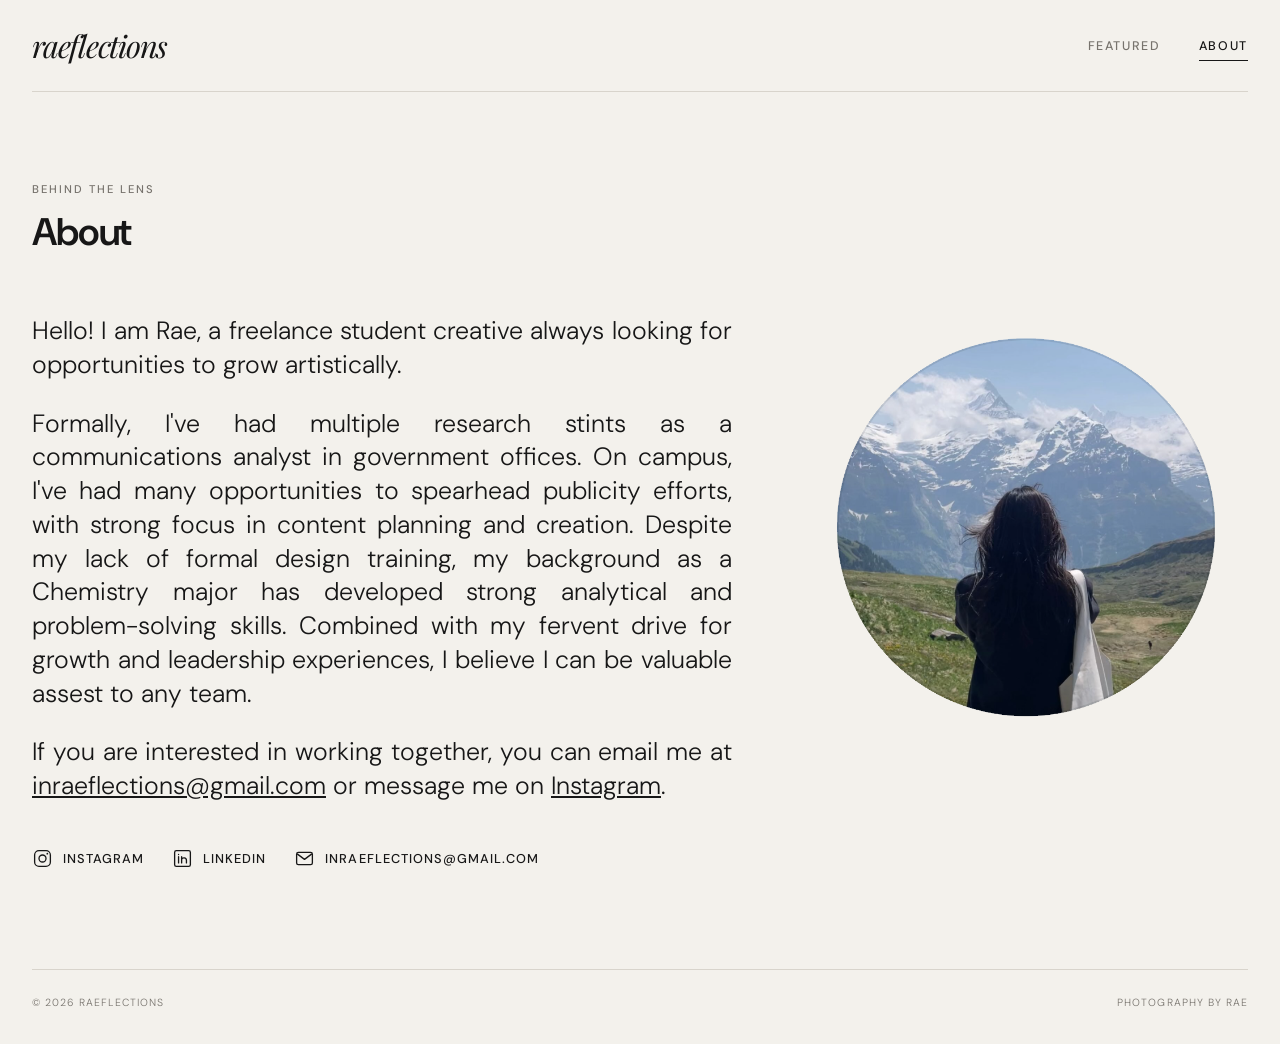
<file: about.html>
<!DOCTYPE html>
<html lang="en">
<head>
  <meta charset="UTF-8">
  <meta name="viewport" content="width=device-width, initial-scale=1.0">
  <meta name="description" content="About the photographer behind raeflections">
  <title>raeflections — About</title>
  <link rel="stylesheet" href="css/style.css">
</head>
<body>
  <header class="site-header">
    <a class="brand" href="index.html">raeflections</a>
    <nav class="nav" aria-label="Main navigation">
      <a href="index.html">Featured</a>
      <a class="active" href="about.html">About</a>
    </nav>
  </header>

  <main class="page about-page">
    <section class="about-copy">
      <p class="eyebrow">Behind the lens</p>
      <header class="project-heading" style="text-align: left;"><h1>About</h1></header>
      <div class="justify-center about-lead">
        <p>
          Hello! I am Rae, a freelance student creative always looking for opportunities to grow artistically.
        </p>
        <p>
          Formally, I've had multiple research stints as a communications analyst in government offices. On campus, I've had many opportunities to spearhead publicity efforts, with strong focus in content planning and creation. Despite my lack of formal design training, my background as a Chemistry major has developed strong analytical and problem-solving skills. Combined with my fervent drive for growth and leadership experiences, I believe I can be valuable assest to any team.
        </p>
        <p>
          If you are interested in working together, you can email me at <a href="mailto:inraeflections@gmail.com" aria-label="Email">inraeflections@gmail.com</a> or message me on <a href="https://www.instagram.com/rae.flections?stkn=MWtrdWx0bXM1YjA1aQ==" target="_blank" rel="noopener noreferrer" aria-label="Instagram"> Instagram</a>. 
        </p>
      </div>

      <div class="social-links">
        <a href="https://www.instagram.com/rae.flections?stkn=MWtrdWx0bXM1YjA1aQ==" target="_blank" rel="noopener noreferrer" aria-label="Instagram">
          <svg viewBox="0 0 24 24" aria-hidden="true">
            <rect x="3" y="3" width="18" height="18" rx="5"></rect>
            <circle cx="12" cy="12" r="4"></circle>
            <circle class="fill-dot" cx="17.5" cy="6.5" r="1"></circle>
          </svg>
          <span>Instagram</span>
        </a>

        <a href="https://www.linkedin.com/in/rae-en-hoo-a04315285?utm_source=share_via&utm_content=profile&utm_medium=member_ios" target="_blank" rel="noopener noreferrer" aria-label="LinkedIn">
          <svg viewBox="0 0 24 24" aria-hidden="true">
            <rect x="3" y="3" width="18" height="18" rx="2"></rect>
            <path d="M7.5 10v7M7.5 7.3v.1M11 17v-7m0 3c.7-2.4 5.5-2.6 5.5 1.1V17"></path>
          </svg>
          <span>LinkedIn</span>
        </a>

        <a
          href="mailto:inraeflections@gmail.com"
          aria-label="Email"
        >
          <svg viewBox="0 0 24 24" aria-hidden="true">
            <rect x="3" y="5" width="18" height="14" rx="2"></rect>
            <path d="M4 7l8 6 8-6"></path>
          </svg>
          <span>inraeflections@gmail.com</span>
        </a>
      </div>
    </section>

    <aside class="about-photo">
      <img
        src="images/about/01.png"
        alt="About Rae"
        class="about-profile-image"
        fetchpriority="high"
        decoding="async"
      >
    </aside>
  </main>

  <footer><span>© <span id="year"></span> raeflections</span><span>photography by rae</span></footer>
  <script src="js/gallery.js"></script>
</body>
</html>
</file>
<file: css/style.css>
@import url('https://fonts.googleapis.com/css2?family=DM+Sans:wght@300;400;500;600&family=Playfair+Display:ital,wght@0,500;1,500&display=swap');

:root { --bg:#f3f1ec; --text:#171717; --muted:#77736d; --line:#d8d4cc; --card:#e6e2da; --max:1500px; }
* { box-sizing:border-box; }
html { scroll-behavior:smooth; }
body { margin:0; background:var(--bg); color:var(--text); font-family:"DM Sans",Arial,sans-serif; font-weight:300; }
a { color:inherit; }
.site-header,.page,footer { width:min(calc(100% - 64px),var(--max)); margin-inline:auto; }
.site-header { min-height:92px; display:flex; align-items:center; justify-content:space-between; border-bottom:1px solid var(--line); }
.brand { font-family:"Playfair Display",Georgia,serif; font-size:clamp(1.45rem,2.4vw,2rem); font-style:italic; letter-spacing:-.04em; text-decoration:none; }
.nav { display:flex; gap:clamp(18px,3vw,42px); }
.nav a { position:relative; padding:8px 0; color:var(--muted); font-size:.78rem; font-weight:500; letter-spacing:.13em; text-decoration:none; text-transform:uppercase; }
.nav a:hover,.nav a.active { color:var(--text); }
.nav a.active::after { content:""; position:absolute; left:0; right:0; bottom:1px; height:1px; background:currentColor; }
.justify-center {text-align: justify; text-justify: inter-word; }

/* Featured intro */
.featured-profile { display: grid; grid-template-columns: repeat(3, minmax(0, 1fr)); gap: 20px; align-items: start; padding: clamp(55px, 7vw, 95px) 0 60px; }
.featured-profile-left { grid-column: 1 / 3; min-width: 0; }
.bio { max-width:850px; margin:0; line-height:1.65; overflow-wrap:anywhere; }
.featured-profile .social-links { margin-top:34px; }
.featured-skills { grid-column: 3; width: 100%; min-width: 0; padding: 0; margin: 0; }
.skill-header { margin-bottom:20px; font-weight:600; letter-spacing:.12em;}
.skill { margin-bottom:24px; }
.skill-info { display:flex; justify-content:space-between; gap:20px; margin-bottom:10px; font-size:.7rem; font-weight:500; letter-spacing:.1em; text-transform:uppercase; }
.skill-percent { color:var(--muted); }
.skill-bar { width:100%; height:5px; overflow:hidden; background:var(--line);}
.skill-progress { width:0; height:100%; background:var(--muted); transition:width 1s ease; }

/* Featured work */
.featured-scroll { overflow-x:auto; padding-bottom:18px; scrollbar-width:thin; scrollbar-color:var(--muted) transparent; }
.featured-row { display:grid; gap:20px; margin-bottom:44px; }
.featured-row-three { grid-template-columns:repeat(3,minmax(300px,1fr)); min-width:980px; }
.featured-row-four { grid-template-columns:repeat(4,minmax(250px,1fr)); min-width:1100px; }
.photo-card { margin:0; }
.photo-link { position:relative; display:block; width:100%; aspect-ratio:4/3; overflow:hidden; background:var(--card); text-decoration:none; }
.photo-link img { display:block; width:100%; height:100%; object-fit:cover; transition:transform .45s ease,filter .45s ease; }
.photo-overlay { position:absolute; inset:0; display:flex; flex-direction:column; align-items:center; justify-content:center; gap:8px; padding:24px; background:rgba(0,0,0,.52); color:#fff; text-align:center; opacity:0; transition:opacity .3s ease; }
.photo-link:hover .photo-overlay,.photo-link:focus-visible .photo-overlay { opacity:1; }
.photo-link:hover img { transform:scale(1.02); filter:brightness(.78); }
.photo-overlay-title { max-width:90%; font-size:clamp(.9rem,1.3vw,1.2rem); font-weight:600; letter-spacing:.08em; text-transform:uppercase; }
.photo-overlay-copy { font-size:.72rem; letter-spacing:.1em; text-transform:uppercase; }
.photo-placeholder { display:grid; place-items:center; color:var(--muted); }
.placeholder { font-family:"Playfair Display",Georgia,serif; font-style:italic; }
figcaption { display:flex; justify-content:flex-end; padding-top:12px; font-size:.78rem; }
.tags { color:var(--muted); text-align:right; font-size: 15px; }

/* About */
.eyebrow { margin:0 0 14px; color:var(--muted); font-size:.7rem; font-weight:500; letter-spacing:.18em; text-transform:uppercase; }
h1 { margin:0; font-family:"Playfair Display",Georgia,serif; font-size:clamp(3.4rem,8vw,7.8rem); font-weight:500; letter-spacing:-.055em; line-height:.9; }
.about-page { min-height:calc(100vh - 170px); display:grid; grid-template-columns:minmax(0,700px) 1fr; gap:80px; align-items:center; padding:90px 0 100px; }
.about-copy h1 { margin-bottom:48px; }
.about-copy>p:not(.eyebrow) { max-width:630px; font-size:clamp(1rem,1.6vw,1.25rem); line-height:1.75; }
.about-lead { font-size: 25px !important; line-height:1.35 !important; font-family: 'DM Sans', sans-serif;}
.about-photo { display:flex; align-items:center; justify-content:center; }
.about-profile-image { display:block; width:min(100%,550px); height:auto; }

/* Social links */
.social-links { display:flex; flex-wrap:wrap; gap:20px 28px; margin-top:45px; }
.social-links a { display:inline-flex; align-items:center; gap:10px; font-size:.8rem; font-weight:500; letter-spacing:.08em; text-decoration:none; text-transform:uppercase; }
.social-links svg { width:21px; height:21px; fill:none; stroke:currentColor; stroke-linecap:round; stroke-linejoin:round; stroke-width:1.5; }
.social-links .fill-dot { fill:currentColor; stroke:none; }

/* Individual project pages */
.project-page { padding:70px 0 110px; }
.project-heading { margin-bottom:60px; text-align:center; }
.project-heading h1 { font-family:"DM Sans",Arial,sans-serif; font-size:clamp(1.7rem,3vw,2.6rem); font-weight:600; letter-spacing:-.03em; line-height:1.15; }
.project-layout { display:grid; grid-template-columns:minmax(0,2fr) minmax(280px,.85fr); gap:clamp(40px,5vw,80px); align-items:start; }
.project-gallery { display:grid; gap:24px; }
.project-image { display:block; width:100%; height:auto; background:var(--card); }
.project-image.missing { min-height:420px; object-fit:contain; }
.project-description { position:sticky; top:35px; }
.project-meta { margin:0 0 28px; }
.project-meta dt { margin-top:22px; font-size:.72rem; font-weight:600; letter-spacing:.08em; text-transform:uppercase; }
.project-meta dd { margin:6px 0 0; color:var(--muted); line-height:1.65; }
.project-copy { margin-top:34px; line-height:1.7; }
.project-note { margin-top:30px; color:var(--muted); font-size:.75rem; line-height:1.6; }
.project-video { display: block; width: 100%; height: auto; object-fit: contain; }

footer { padding:26px 0 35px; display:flex; justify-content:space-between; border-top:1px solid var(--line); color:var(--muted); font-size:.65rem; letter-spacing:.1em; text-transform:uppercase; }

@media (max-width:800px) {
  .featured-profile,.project-layout { grid-template-columns:1fr; gap:45px; }
  .featured-skills { max-width:520px; }
  .project-description { position:static; }
}
@media (max-width:700px) {
  .site-header,.page,footer { width:min(calc(100% - 36px),var(--max)); }
  .site-header { min-height:76px; }
  .nav { gap:14px; }
  .nav a { font-size:.65rem; }
  .featured-row-three { grid-template-columns:repeat(3,76vw); min-width:max-content; }
  .featured-row-four { grid-template-columns:repeat(4,68vw); min-width:max-content; }
  .about-page { grid-template-columns:1fr; gap:45px; padding-top:60px; }
  .social-links { flex-direction:column; align-items:flex-start; }
  .project-page { padding-top:50px; }
  .project-heading { margin-bottom:40px; text-align:left; }
  footer { gap:20px; }
}
</file>
